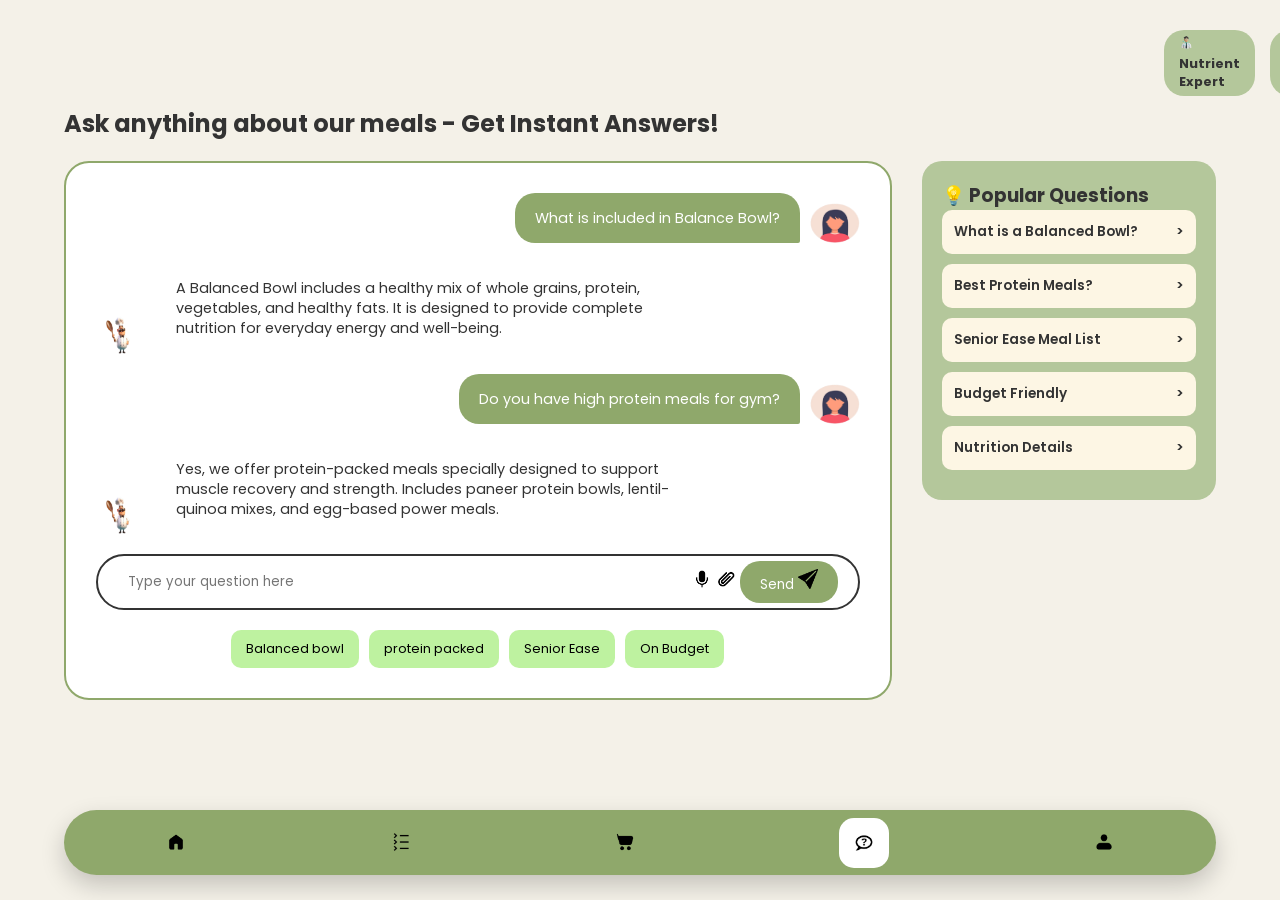
<file: help.html>
<!DOCTYPE html>
<html lang="en">
<head>
    <meta charset="UTF-8">
    <meta name="viewport" content="width=device-width, initial-scale=1.0">
    <title>Nutri Fit | Help & Support</title>
    <link rel="stylesheet" href="style.css">
    <link href="https://fonts.googleapis.com/css2?family=Poppins:wght@400;600&display=swap" rel="stylesheet">
</head>
<body class="scrollable-body">

    <main class="help-main">
        <div class="help-header">
            <div class="status-pill" style="margin-left: 1100px;">
                <span class="expert-tag"><img src="image 24.png" height="15px" width="auto"> Nutrient Expert</span>
                <span class="online-dot">● Online</span>
            </div>
            <h2 style="margin-top: 10px;">Ask anything about our meals - Get Instant Answers!</h2>
        </div>

        <div class="chat-layout">
            <div class="chat-window">
                <div class="chat-messages">
                    <div class="msg-row user">
                        <div class="bubble">What is included in Balance Bowl?</div>
                        <img src="image 29.png" class="chat-avatar">
                    </div>

                    <div class="msg-row bot">
                        <img src="image 35.png" class="chat-avatar">
                        <div class="bubble">
                            A Balanced Bowl includes a healthy mix of whole grains, protein, vegetables, and healthy fats. 
                            It is designed to provide complete nutrition for everyday energy and well-being.
                        </div>
                    </div>

                    <div class="msg-row user">
                        <div class="bubble">Do you have high protein meals for gym?</div>
                        <img src="image 29.png" class="chat-avatar">
                    </div>

                    <div class="msg-row bot">
                        <img src="image 35.png" class="chat-avatar">
                        <div class="bubble">
                            Yes, we offer protein-packed meals specially designed to support muscle recovery and strength. 
                            Includes paneer protein bowls, lentil-quinoa mixes, and egg-based power meals.
                        </div>
                    </div>
                </div>

                <div class="input-container">
                    <div class="input-bar">
                        <input type="text" placeholder="Type your question here">
                        <div class="input-actions">
                            <span><img src="weui_mike-filled.png" height="20px" width="auto"></span>
                            <span><img src="icon-park-outline_link.png" height="20px" width="auto"></span>
                            <button class="send-btn" onclick="sendMessage()"> Send <img src="bi_send-fill.png" height="20px" width="auto"></button>
                        </div>
                    </div>
                    
                    <div class="quick-filters">
                        <button>Balanced bowl</button>
                        <button>protein packed</button>
                        <button>Senior Ease</button>
                        <button>On Budget</button>
                    </div>
                </div>
            </div>

            <aside class="popular-questions">
                <h3>💡 Popular Questions</h3>
                <ul>
                    <li>What is a Balanced Bowl? <span>></span></li>
                    <li>Best Protein Meals? <span>></span></li>
                    <li>Senior Ease Meal List <span>></span></li>
                    <li>Budget Friendly <span>></span></li>
                    <li>Nutrition Details <span>></span></li>
                </ul>
            </aside>
        </div>
    </main>

    <nav class="floating-bottom-nav">
        <a href="home.html" class="nav-icon"><img src="material-symbols_home-rounded.png" style="height: 20px; width: auto;" ></a>
        <a href="menu.html" class="nav-icon"><img src="carbon_collapse-categories.png" style="height: 20px; width: auto;" ></a>
        <a href="cart.html" class="nav-icon"><img src="mynaui_cart-solid.png" style="height: 20px; width: auto;" ></a>
        <a href="#" class="nav-icon active-nav"><img src="mdi_chat-question-outline.png" style="height: 20px; width: auto;" ></a>
        <a href="#" class="nav-icon"><img src="iconamoon_profile-fill.png" style="height: 20px; width: auto;" ></a>
    </nav>
     <script src="script.js"></script>
</body>
</html>
</file>
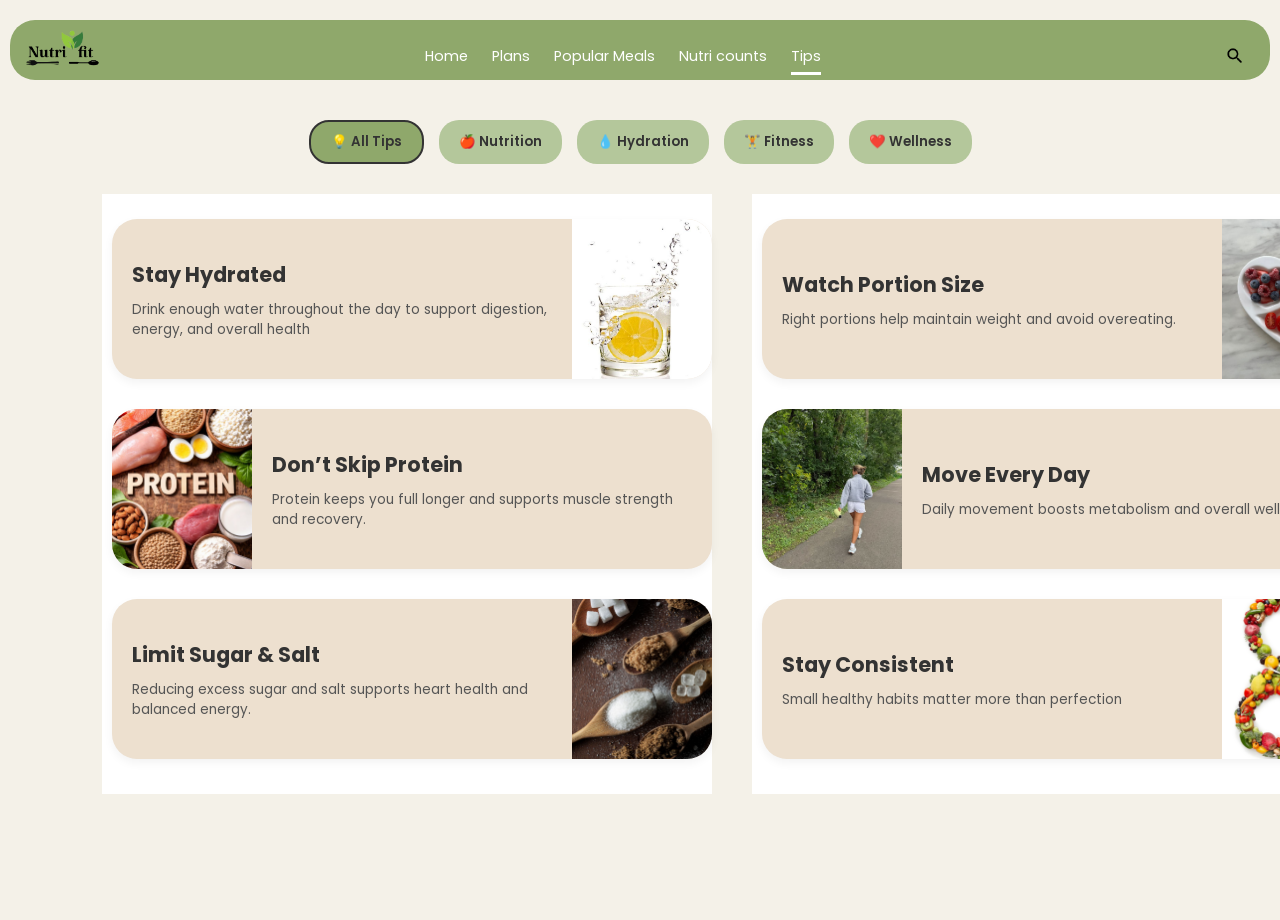
<file: tips.html>
<!DOCTYPE html>
<html lang="en">
<head>
    <meta charset="UTF-8">
    <meta name="viewport" content="width=device-width, initial-scale=1.0">
    <title>Nutri Fit | Tips</title>
    <link rel="stylesheet" href="style.css">
    <link href="https://fonts.googleapis.com/css2?family=Poppins:wght@400;600&display=swap" rel="stylesheet">
</head>
<body class="scrollable-body">

    <header class="dashboard-header">
        <div class="header-container">
            <div class="logo1"><img src="Group 1.png" alt="Nutri Fit" style="margin-left: 50px;"></div>
            <nav class="nav-links"  style="margin-left: -90px;">
               <a href="home.html">Home</a>
                <a href="plans.html">Plans</a>
                <a href="popular.html">Popular Meals</a>
                <a href="nutri-counts.html">Nutri counts</a>
                <a href="#" class="active">Tips</a>
            </nav>
            <div class="search-icon"><img src="ic_round-search.png" height="20px" width="auto" style="margin-top: -19px;"></div>
        </div>
    </header>

    <main class="tips-container">
        <section class="filter-row">
            <button class="filter-chip active-filter">💡 All Tips</button>
            <button class="filter-chip">🍎 Nutrition</button>
            <button class="filter-chip">💧 Hydration</button>
            <button class="filter-chip">🏋️ Fitness</button>
            <button class="filter-chip">❤️ Wellness</button>
        </section>

        <div class="tips-grid">
            <div style="background-color: #FFFFFF; height: 600px;" >
            <div class="tip-column" style="margin-top: 25px; width: 600px; margin-left: 10px;">
                <div class="tip-card">
                    <div class="tip-text">
                        <h3>Stay Hydrated</h3>
                        <p>Drink enough water throughout the day to support digestion, energy, and overall health</p>
                    </div>
                    <img src="image 63.png" alt="Water">
                </div>

                <div class="tip-card">
                    <img src="image 65.png" alt="Protein">
                    <div class="tip-text">
                        <h3>Don’t Skip Protein</h3>
                        <p>Protein keeps you full longer and supports muscle strength and recovery.</p>
                    </div>
                </div>
                
                <div class="tip-card">
                    <div class="tip-text">
                        <h3>Limit Sugar & Salt</h3>
                        <p>Reducing excess sugar and salt supports heart health and balanced energy.</p>
                    </div>
                    <img src="image 64.png" alt="Sugar and Salt">
                </div>
            </div>
            </div>

            <div style="background-color: #FFFFFF; height: 600px;">   
            <div class="tip-column" style="margin-top: 25px; width: 600px; margin-left: 10px;">
                <div class="tip-card">
                    <div class="tip-text">
                        <h3>Watch Portion Size</h3>
                        <p>Right portions help maintain weight and avoid overeating.</p>
                    </div>
                    <img src="image 66.png" alt="Portions">
                </div>

                <div class="tip-card">
                    <img src="image 69.png" alt="Movement">
                    <div class="tip-text">
                        <h3>Move Every Day</h3>
                        <p>Daily movement boosts metabolism and overall wellness</p>
                    </div>
                </div>

                <div class="tip-card">
                    <div class="tip-text">
                        <h3>Stay Consistent</h3>
                        <p>Small healthy habits matter more than perfection</p>
                    </div>
                    <img src="image 68.png" alt="Consistency">
                </div>
            </div>
        </div>
        </div> 
    </main>

</body>
</html>
</file>
<file: style.css>
* {
    margin: 0;
    padding: 0;
    box-sizing: border-box;
    font-family: 'Poppins', sans-serif;
}

body {
    background-color:#F6F0E1E8; /* Cream background */
    overflow: hidden; /* Prevents scrolling on the login screen */
}
/* Ensure the body takes up the full screen and centers content */
.login-page {
    margin: 0;
    padding: 0;
    background-color:#F6F0E1E8; /* The cream background from your image */
    display: flex;
    justify-content: center; /* Horizontal centering */
    align-items: center;     /* Vertical centering */
    height: 100vh;           /* Full viewport height */
    width: 100vw;
    font-family: 'Poppins', sans-serif;
}

/* Container for the green box and the image */
.login-container {
    display: flex;
    align-items: center; 
}

/* The Green Login Box */
.login-box {
    background-color: #8fa86b; /* The exact sage green */
    padding: 40px 30px;
    border-radius: 20px;
    width: 400px;
    height: 500px;
    text-align: center;
    color: white;
    box-shadow: 0 10px 25px rgba(0,0,0,0.1);
}

.login-box h1 {
    font-size: 2.5rem;
    margin-bottom: 30px;
    letter-spacing: 1px;
}

.login-box input {
    width: 100%;
    padding: 12px;
    margin-bottom: 15px;
    border: none;
    border-radius: 10px;
    background-color: #f4f1e8;
    color: #333;
}

.login-btn {
    width: 100%;
    padding: 12px;
    border: none;
    border-radius: 10px;
    background-color: #f4f1e8;
    color: #333;
    font-weight: bold;
    cursor: pointer;
    margin-top: 10px;
}

.continue-text {
    margin: 20px 0;
    font-size: 0.9rem;
}

.google-btn {
    width: 100%;
    padding: 10px;
    border: none;
    border-radius: 10px;
    background-color: white;
    color: #333;
    display: flex;
    justify-content: center;
    align-items: center;
    cursor: pointer;
}

/* DNA Image Styling */
.dna-graphic img {
    height: 500px; /* Adjust based on your image size */
    width: auto;
    display: block;
}
.hh{
    top: auto;
    margin: 0;
    padding: 0;
}
.hh {
    justify-content: space-around; /* Pushes logo left, nav-links right */
    align-items: center;            /* Vertically centers everything */
    padding: 40px 5%;               /* 5% side padding keeps it off the very edge */ /* Sage green accent line */
    position: sticky;               /* Keeps it at the top while scrolling */
    top: 0;
    z-index: 100;
}
.logo {
    position: absolute;
    top: -310px;
    left: -185px;
}
html {
    scroll-behavior: smooth;
}

.scrollable-body {
    background-color: #f4f1e8;
    overflow-y: auto; /* ENABLES SCROLLING */
    min-height: 100vh;
}

/* NAVBAR - Centered Logo & Sticky */
.navbar {
    position: sticky;
    top: 0;
    display: flex;
    justify-content: space-between;
    align-items: center;
    padding: 15px 5%;
    background: #f4f1e8;
    z-index: 1000;
    border-bottom: 10px solid #45692D78;
    height: 80px;
}

.nav-links a {
    text-decoration: none;
    color: #333;
    margin: 0 15px;
    font-size: 14px;
}

.login-nav-btn {
    background: #8fa86b;
    color: black !important;
    padding: 5px 15px;
    border-radius: 5px;

}

/* HERO SECTION - Centered Content */
.hero {
    display: flex;
    align-items: center;
    justify-content: center;
    gap: 40px;
    padding: 80px 5%;
}

.hero-card {
    background: white;
    padding: 40px;
    border-radius: 20px;
    box-shadow: 10px 10px 0px rgba(143, 168, 107, 0.1);
    max-width: 500px;
}

.green-divider {
    width: 60px;
    height: 4px;
    background: #8fa86b;
    margin: 15px 0;
}

/* GOAL SECTION - Overlapping Elements */
.goal-section {
    padding: 60px 10%;
}

.goal-card {
    background: white;
    padding: 40px;
    border-radius: 30px;
    position: relative;
    box-shadow: 0 10px 30px rgba(0,0,0,0.03);
}

.goal-header {
    display: flex;
    align-items: center;
    margin-bottom: 20px;
}

.goal-logo-circle {
    width: 60px;
    height: 60px;
    margin-right: 15px;
}

.tomato-float {
    position: absolute;
    bottom: -20px;
    right: 20px;
    width: 120px;
}

/* SERVICES - Icons centered with text below */
.services-container {
    display: flex;
    justify-content: center;
    gap: 30px;
    padding: 50px 0;
}

.service-box {
    background: #e6ead9;
    padding: 30px 20px;
    border-radius: 20px;
    text-align: center;
    width: 160px;
    display: flex;
    flex-direction: column; /* FORCES WORDS TO COME DOWN */
    align-items: center;
    box-shadow: 0 4px 15px rgba(0,0,0,0.05);
}

.service-box img {
    width: 50px;
    margin-bottom: 15px; /* Pushes text down */
}

/* FOOTER */
.footer-card {
    background: #e6ead9;
    margin: 40px 10%;
    padding: 30px;
    border-radius: 25px;
    text-align: center;
}

.info-strip {
    background: #8fa86b;
    color: white;
    padding: 15px;
    border-radius: 15px;
    display: flex;
    justify-content: space-around;
    margin: 20px 0;
    font-size: 13px;
}
.logo1{
    display: flex;
    align-items: center;
    margin-left: -60px;
}
.logo1 img{
    height: 60px;
    width: auto;
    object-fit: contain;
}
.nav-links{
    margin-left: auto;
    display:flex;
}
:root {
    --sage-green: #8fa86b;
    --cream-bg: #f4f1e8;
    --dark-text: #333;
}

body {
    margin: 0;
    padding: 0;
    background-color: var(--cream-bg);
    font-family: 'Poppins', sans-serif;
    color: var(--dark-text);
    padding-bottom: 100px; /* Space for floating nav */
}

/* Top Navigation */
.dashboard-header {
    background-color: var(--sage-green);
    border-radius:25px;
    padding: 10px 0;
    margin: 10px;
    margin-top: 20px;
    height: 60px;
}

.header-container {
    display: flex;
    justify-content: space-between;
    align-items: center;
    padding: 0 25px;
}

.nav-links a {
    text-decoration: none;
    color: white;
    margin: 0 12px;
    font-size: 0.9rem;
}

.nav-links a.active {
    border-bottom: 3px solid white;
    padding-bottom: 5px;
}

/* Hero Banner */
.hero-banner {
    background-color: var(--sage-green);
    margin: 25px;
    border-radius: 20px;
    display: flex;
    overflow: hidden;
    color: white;
    height: 250px;
    width:auto;
    justify-content: center;
}

.hero-image img {
    width: 250px;
    height: 100%;
    object-fit: cover;
}

.hero-content {
    padding: 25px;
    flex: 1;
}
.side-accent-box {
    width: 60px; /* Adjust width as per design */
    background-color: #8fa86b;
    border-radius: 15px;
    /* Adding the shadow effect */
    box-shadow: 0 10px 20px rgba(0, 0, 0, 0.1);
    margin: 30px;
    gap: 30px;
}

.hero-italics {
    font-family: 'Playfair Display', serif;
    font-style: italic;
    font-size: 1.8rem;
    margin: 0;
}

.order-now-btn {
    background-color:#AEEF89CC;
    border: none;
    padding: 10px 20px;
    border-radius: 12px;
    color: white;
    font-weight: bold;
    cursor: pointer;
    margin-top: 15px;
    margin-left: 600px;
}

/* Section Headings */
.section-heading {
    font-family: 'Playfair Display', serif;
    font-size: 2.8rem;
    margin: 20px 25px;
}

/* Plans Container */
.plans-container {
    background-color: var(--sage-green);
    margin: 0 25px;
    padding: 25px;
    border-radius: 25px;
    display: flex;
    justify-content: space-around;
    height: 275px;
    width: auto;
}

.plan-card {
    text-align: center;
    color: white;
    font-size: 0.85rem;
}
.plan-card img {
    width: auto;
    height: 200px;
    border-radius: 15px;
    margin-bottom: 10px;
}

/* Popular Meals Grid */
.meals-grid {
    display: flex;
    gap: 25px;
    padding: 0 25px;
}

.meal-item {
    flex: 1;
    height: 200px;
    border-radius: 25px;
    border: 6px solid var(--sage-green);
    position: relative;
    background-size: cover;
    background-position: center;
}

.meal-tag {
    position: absolute;
    top: 50%;
    left: 50%;
    transform: translate(-50%, -50%);
    background: rgba(255, 230, 100, 0.9);
    padding: 8px 18px;
    border-radius: 15px;
    font-weight: bold;
    color: white;
    font-size: 1.2rem;
    white-space: nowrap;
}

/* Floating Bottom Nav */
.floating-bottom-nav {
    position: fixed;
    bottom: 25px;
    left: 50%;
    transform: translateX(-50%);
    width: 90%;
    background-color: var(--sage-green);
    height: 65px;
    border-radius: 35px;
    display: flex;
    justify-content: space-around;
    align-items: center;
    box-shadow: 0 10px 25px rgba(0,0,0,0.2);
}

.nav-icon {
    text-decoration: none;
    font-size: 1.8rem;
}

.active-nav {
    background-color: white;
    width: 50px;
    height: 50px;
    border-radius: 15px;
    display: flex;
    align-items: center;
    justify-content: center;
}
/* Category Title */
.category-title {
    font-family: 'Playfair Display', serif;
    font-size: 1.8rem;
    margin: 40px 5%;
    color: #333;
}

/* Menu Grid */
.menu-grid {
    display: grid;
    grid-template-columns: repeat(3, 1fr); /* 3 items per row as per image */
    gap: 30px;
    padding: 0 5% 50px 5%;
    margin-top: -30px;
}

.menu-card {
    background-color: var(--sage-green);
    border-radius: 10px;
    padding: 15px;
    display: flex;
    flex-direction: column;
}

.image-wrapper {
    position: relative;
    width: 100%;
    height: 180px;
    background: white;
    border-radius: 8px;
    overflow: hidden;
}

.image-wrapper img {
    width: 100%;
    height: 100%;
    object-fit: cover;
}

/* ADD Button inside Image */
.add-btn {
    position: absolute;
    bottom: 10px;
    right: 10px;
    background: white;
    border: none;
    padding: 5px 15px;
    border-radius: 5px;
    font-weight: bold;
    color: #333;
    font-size: 0.8rem;
    box-shadow: 0 2px 5px rgba(0,0,0,0.2);
    cursor: pointer;
}

/* Green Veg Icon */
.veg-icon {
    position: absolute;
    bottom: 12px;
    right: 70px; /* Positioned next to ADD button */
    color: #2e7d32;
    background: white;
    border: 1px solid #2e7d32;
    border-radius: 3px;
    width: 15px;
    height: 15px;
    display: flex;
    align-items: center;
    justify-content: center;
    font-size: 10px;
}

/* Item Labels */
.item-info {
    margin-top: 10px;
    color: black;
}

.name-price {
    display: flex;
    justify-content: space-between;
    font-size: 0.9rem;
    font-weight: 500;
}

.item-name {
    text-transform: capitalize;
}

.item-price {
    font-weight: bold;
}

.stars {
    color: #fbc02d; /* Yellow gold for stars */
    font-size: 1.1rem;
    margin-top: 5px;
}
/* Detail Container */
.detail-container {
    padding: 30px 5%;
    background-color: #719440C2;
    height: 730px;
    width: 1450px;
    margin-left: 40px;
}

/* Top Card Layout */
.product-main-card {
    background-color: #FFFFFFB8;
    border-radius: 20px;
    display: flex;
    padding: 40px;
    margin-bottom: 25px;
    gap: 30px;
    align-items: center;
}

.product-description {
    flex: 1.5;
}

.item-title {
    font-family: 'Playfair Display', serif;
    font-size: 1.8rem;
    margin-bottom: 15px;
}

.description-text {
    font-size: 1.1rem;
    line-height: 1.6;
    font-weight: 600;
    margin-bottom: 25px;
}

.price-line {
    font-size: 1.2rem;
    font-weight: bold;
}

.product-image {
    flex: 1;
}

.product-image img {
    width: 100%;
    border-radius: 15px;
    box-shadow: 0 10px 20px rgba(0,0,0,0.1);
}

/* Bottom Action Card */
.action-bar-card {
    background-color: #FFFFFFB8;
    border-radius: 20px;
    padding: 30px 40px;
    display: flex;
    justify-content: space-between;
    align-items: center;
}

/* Rating Badge */
.rating-box {
    display: flex;
    align-items: center;
    gap: 15px;
    background-color: #71944085;
    padding: 10px 1%;
    height: 120px;
    width: 270px;
}

.rating-badge {
    background-color: #c4d4ae; /* Slightly lighter shade for the badge */
    padding: 10px 20px;
    border-radius: 12px;
    font-size: 1.5rem;
    font-weight: bold;
    display: flex;
    align-items: center;
    gap: 5px;
}

.star {
    color: #fbc02d;
}

.review-count {
    font-size: 0.9rem;
    font-weight: 600;
}

/* Buttons */
.button-group {
    display: flex;
    gap: 30px;
    align-items: center;
    justify-content: center;
    margin-top: 20px;
}

.btn-primary, .btn-secondary {
    padding: 15px 40px;
    border-radius: 12px;
    border: none;
    font-weight: bold;
    font-size: 1rem;
    cursor: pointer;
    color: white;
    transition: background 0.3s;
    background-color: #45692DBF;

}

.btn-primary {
    background-color:#45692DBF ;
}

.btn-secondary {
    background-color: #45692DBF;
    opacity: 0.9;
}

.btn-primary:hover, .btn-secondary:hover {
    filter: brightness(1.1);
}
.category-title{
    background-color:#45692D;
    color: white;
    padding: 10px 40px;
    display: inline-block;
    font-family: 'Poppins', sans-serif;
    font-weight: 600;
    font-size: 1.2rem;
    /* THE SLANT EFFECT */
    transform: skew(-20deg); /* Skews the box to create slanted edges */
    
    /* Fixing the text so it doesn't look slanted too */
    margin-left: 20px; 
}
/* Nutri Container */
.nutri-container {
    padding: 40px 5%;
}

/* Hero Section */
.nutri-hero {
    display: flex;
    gap: 40px;
    align-items: flex-start;
    margin-bottom: 50px;
}

.meal-preview-card {
    background: white;
    padding: 10px;
    border-radius: 15px;
    box-shadow: 0 10px 20px rgba(0,0,0,0.05);
}

.meal-preview-card img {
    width: 350px;
    border-radius: 10px;
    display: block;
}

/* Macros and Slanted Label */
.macros-section {
    flex: 1;
}

.slanted-label {
    background-color: var(--sage-green);
    color: white;
    padding: 10px 40px;
    display: inline-block;
    transform: skew(-20deg);
    margin-bottom: 30px;
}

.slanted-label span {
    display: block;
    transform: skew(20deg);
    font-weight: bold;
    font-size: 1.4rem;
}

.macro-grid {
    display: grid;
    grid-template-columns: repeat(4, 1fr);
    gap: 15px;
}

.macro-box {
    background-color: var(--sage-green);
    color: white;
    padding: 15px;
    border-radius: 10px;
    text-align: center;
}

.macro-name {
    display: block;
    font-size: 1.2rem;
    font-weight: bold;
}

.macro-val {
    font-size: 0.8rem;
    opacity: 0.9;
}

.green-divider-line {
    height: 8px;
    background-color: var(--sage-green);
    border-radius: 4px;
    margin-top: 20px;
    width: 100%;
}

/* Benefits Section */
.benefits-row {
    display: flex;
    gap: 25px;
}

.benefit-card {
    flex: 1;
    background: white;
    padding: 25px;
    border-radius: 20px;
    box-shadow: 0 5px 15px rgba(0,0,0,0.03);
}

.benefit-card h3 {
    margin-top: 0;
    font-size: 1.1rem;
    color: #333;
    border-bottom: 2px solid var(--sage-green);
    display: inline-block;
    padding-bottom: 5px;
}

.benefit-card ul {
    list-style: none;
    padding: 0;
    margin-top: 15px;
}

.benefit-card li {
    margin-bottom: 10px;
    font-size: 0.95rem;
    line-height: 1.4;
}
:root {
    --sage-green: #8fa86b;
    --cream-bg: #f4f1e8;
    --card-bg: #ede0cf; /* Slightly darker cream for cards */
}

body {
    background-color: var(--cream-bg);
    font-family: 'Poppins', sans-serif;
    margin: 0;
}

/* Filter Chips */
.filter-row {
    display: flex;
    justify-content: center;
    gap: 15px;
    padding: 30px 0;
}

.filter-chip {
    background-color: #b4c79b;
    border: none;
    padding: 10px 20px;
    border-radius: 20px;
    font-weight: 600;
    cursor: pointer;
    color: #333;
    display: flex;
    align-items: center;
    gap: 8px;
}

.active-filter {
    background-color: var(--sage-green);
    border: 2px solid #333;
}

/* Tips Grid */
.tips-grid {
    display: grid;
    grid-template-columns: 1fr 1fr;
    gap: 40px;
    padding: 0 8%;
}

.tip-column {
    display: flex;
    flex-direction: column;
    gap: 30px;
}

/* Individual Tip Card */
.tip-card {
    background-color: var(--card-bg);
    border-radius: 25px;
    display: flex;
    align-items: center;
    padding: 0; /* Images are flush in your design */
    overflow: hidden;
    height: 160px;
    box-shadow: 0 4px 10px rgba(0,0,0,0.05);
}

.tip-text {
    padding: 20px;
    flex: 1;
}

.tip-text h3 {
    margin: 0 0 10px 0;
    font-size: 1.3rem;
    color: #333;
}

.tip-text p {
    margin: 0;
    font-size: 0.85rem;
    line-height: 1.4;
    color: #555;
}

.tip-card img {
    width: 140px;
    height: 100%;
    object-fit: cover;
}
.help-main { padding: 30px 5%; }

/* Status Bar */
.help-header { margin-bottom: 20px; }
.status-pill {
    display: flex;
    gap: 15px;
    margin-bottom: 10px;
}
.expert-tag, .online-dot {
    background: #b4c79b;
    padding: 5px 15px;
    border-radius: 20px;
    font-size: 0.8rem;
    font-weight: bold;
}

/* Chat Layout */
.chat-layout {
    display: flex;
    gap: 30px;
    align-items: flex-start;
}

.chat-window {
    flex: 3;
    background: white;
    border-radius: 25px;
    padding: 30px;
    border: 2px solid var(--sage-green);
    min-height: 500px;
    display: flex;
    flex-direction: column;
}

.chat-messages { flex: 1; }

/* Message Bubbles */
.msg-row {
    display: flex;
    align-items: flex-end;
    gap: 10px;
    margin-bottom: 20px;
}
.msg-row.user { justify-content: flex-end; }

.bubble {
    padding: 15px 20px;
    border-radius: 20px;
    max-width: 70%;
    font-size: 0.9rem;
    line-height: 1.4;
}
.bot .bubble { background-color: var(--bubble-bg); border-bottom-left-radius: 2px; }
.user .bubble { background-color: var(--sage-green); color: white; border-bottom-right-radius: 2px; }

.chat-avatar { width: 50px; height: 40px; border-radius: 50%; }

/* Input Bar */
.input-bar {
    background: white;
    border: 2px solid #333;
    border-radius: 30px;
    display: flex;
    padding: 5px 20px;
    align-items: center;
}
.input-bar input {
    flex: 1;
    border: none;
    padding: 10px;
    outline: none;
}
.send-btn {
    background: var(--sage-green);
    color: white;
    border: none;
    padding: 8px 20px;
    border-radius: 20px;
    cursor: pointer;
}

/* Side Panel */
.popular-questions {
    flex: 1;
    background: #b4c79b;
    border-radius: 20px;
    padding: 20px;
}
.popular-questions ul { list-style: none; padding: 0; }
.popular-questions li {
    background: #fdf6e4;
    padding: 12px;
    margin-bottom: 10px;
    border-radius: 10px;
    display: flex;
    justify-content: space-between;
    font-size: 0.85rem;
    font-weight: 600;
}

/* Quick Action Buttons */
.quick-filters {
    display: flex;
    gap: 10px;
    margin-top: 20px;
    justify-content: center;
}
.quick-filters button {
    background: #AEEF89CC;
    border: none;
    padding: 10px 15px;
    border-radius: 10px;
    font-size: 0.8rem;
    cursor: pointer;
   
}
.cart-container {
    padding: 40px 10%;
}

.cart-title {
    font-family: 'Playfair Display', serif;
    font-size: 2.5rem;
    margin-bottom: 10px;
}

.green-underline {
    height: 6px;
    background-color: var(--sage-green);
    width: 100%;
    border-radius: 3px;
    margin-bottom: 40px;
}

/* Item Cards */
.cart-item-card {
    background: white;
    border: 1px solid #ccc;
    border-radius: 10px;
    display: flex;
    align-items: center;
    padding: 15px;
    margin-bottom: 25px;
    gap: 20px;
}

.item-thumb {
    width: 120px;
    height: 90px;
    object-fit: cover;
    border-radius: 5px;
}

.item-details {
    flex: 1;
    display: flex;
    justify-content: space-between;
    font-weight: 600;
    font-size: 1.1rem;
    padding-right: 20px;
}

.delete-btn {
    background-color:#8fa86b ;
    border: none;
    padding: 15px;
    border-radius: 8px;
    font-size: 1.5rem;
    cursor: pointer;
}

/* Summary Section */
.cart-summary {
    display: flex;
    flex-direction: column;
    align-items: flex-end; /* Pushes everything to the right */
    margin-top: 30px;
}

.total-box {
    display: flex;
    align-items: center;
    background: white;
    border: 1px solid #ccc;
    border-radius: 10px;
    padding: 10px 20px;
    gap: 100px;
    margin-bottom: 15px;
}

.total-label { font-weight: 600; }
.total-amount {
    background-color: var(--light-green);
    padding: 5px 20px;
    border-radius: 5px;
    font-weight: bold;
}

.place-order-final {
    background-color: #c4d4ae; /* Matching the light button in your design */
    border: 1px solid #888;
    padding: 12px 40px;
    border-radius: 8px;
    font-weight: bold;
    font-size: 1.1rem;
    cursor: pointer;
}
.header-bar {
    background-color:#00000040;
    padding: 15px;
    border-radius: 10px;
    font-weight: 600;
    display: flex;
    align-items: center;
    gap: 15px;
    margin: 10px;
}

.promo-banner {
    background-color: #e1e9d5;
    text-align: center;
    padding: 12px;
    margin: 15px 0;
    border-radius: 12px;
    font-weight: bold;
    color: #4f6d3d;
}

.delivery-card {
    background-color: #f9f9f9;
    border: 1px solid #ddd;
    border-radius: 15px;
    padding: 20px;
    display: flex;
    justify-content: space-between;
    align-items: center;
    margin-top: 20px;
}

.continue-btn, .place-order-btn {
    background-color: #b4c79b;
    border: 1px solid #888;
    padding: 10px 40px;
    border-radius: 20px;
    float: right;
    cursor: pointer;
    font-weight: bold;
}
/* Container for the whole track */
.progress-track-container {
    display: flex;
    align-items: flex-start; /* Aligns circles to the top */
    justify-content: center;
    margin: 30px 0;
    position: relative;
    width: 100%;
}

/* Individual step group (Circle + Label) */
.progress-step {
    display: flex;
    flex-direction: column;
    align-items: center;
    z-index: 2; /* Keeps circles above the line */
    width: 80px;
}

/* The Number Circle */
.step-circle {
    width: 32px;
    height: 32px; /* Default inactive cream */
    border: 2px solid #333;
    border-radius: 50%;
    display: flex;
    align-items: center;
    justify-content: center;
    font-weight: bold;
    font-size: 14px;
    margin-bottom: 8px;
    color: #333;
    transition: all 0.3s ease;
}

/* Label below the circle */
.step-text {
    font-size: 12px;
    color:black;
    font-weight: 500;
}

/* The Connecting Line */
.step-connector {
    height: 2px;
    background-color: #ccc;
    width: 80px; /* Length of the line between steps */
    margin-top: 16px; /* Aligns line to the vertical center of circles */
    margin-left: -20px; /* Pulls line slightly behind first circle */
    margin-right: -20px; /* Pulls line slightly behind second circle */
    z-index: 1;
}

/* ACTIVE STATE: When the step is current */
.progress-step.active .step-circle {
    background-color: #333;
    color: #fff;
}

.progress-step.active .step-text {
    color: #333;
    font-weight: bold;
}

/* COMPLETED STATE: For the checkmark logic in JS */
.progress-step.completed .step-circle {
    background-color: #333;
    color: #fff;
}

/* Active Line State */
.step-connector.active {
    background-color: #333;
}
/* Success Page Background */
.success-page {
    margin: 0;
    padding: 0;
    height: 100vh;
    background: url('food-background.jpg') no-repeat center center/cover;
    font-family: 'Poppins', sans-serif;
}

.success-overlay {
    height: 100vh;
    display: flex;
    flex-direction: column;
    justify-content: center;
    align-items: center;
    position: relative;
}

/* The White Card */
.confirmation-card {
    background: white;
    padding: 30px 60px;
    border-radius: 20px;
    text-align: center;
    box-shadow: 0 10px 40px rgba(0,0,0,0.2);
    z-index: 2;
}

.check-icon {
    width: 100px;
    margin-bottom: 10px;
}

.confirm-text {
    font-family: 'Playfair Display', serif;
    font-size: 1.8rem;
    color: #333;
    margin: 0;
}

/* Success Footer */
.success-footer {
    background: rgba(86, 81, 75, 0.95); /* Dark brownish-grey with transparency */
    width: 100%;
    position: absolute;
    bottom: 0;
    padding: 50px 0;
    text-align: center;
    color: white;
}

.brand-name {
    font-family: 'Playfair Display', serif;
    font-size: 3rem;
    margin: 0;
}

.tagline {
    font-size: 1.2rem;
    letter-spacing: 1px;
    margin-bottom: 20px;
}

.home-btn {
    background: transparent;
    color: white;
    border: 1px solid white;
    padding: 10px 25px;
    border-radius: 5px;
    cursor: pointer;
}
/* The Main Container Box */
.review-items-box {
    margin: 20px 0;
    padding: 10px;
}

/* The White Card */
.review-item-card {
    background-color: white;
    border-radius: 20px;
    display: flex;
    align-items: center;
    padding: 20px;
    gap: 25px;
    position: relative; /* Allows the button to be positioned relative to the card */
    box-shadow: 0 4px 15px rgba(0,0,0,0.05);
}

/* Image Styling */
.item-img-container img {
    width: 200px; /* Adjust based on your image size */
    height: 140px;
    object-fit: cover;
    border-radius: 10px;
}

/* Text Details Styling */
.item-info-details {
    flex: 1;
}

.item-title {
    margin: 0 0 10px 0;
    font-size: 1.4rem;
    font-weight: 600;
    color: #333;
}

.item-pricing {
    font-size: 1.2rem;
    font-weight: bold;
    margin-bottom: 5px;
}

.old-price {
    text-decoration: line-through;
    color: #999;
    font-size: 0.9rem;
    margin-left: 10px;
}

.vendor-tag {
    color: #555;
    margin-bottom: 8px;
    font-size: 1rem;
}

.star-rating {
    font-size: 1.2rem;
}

/* The Floating Continue Button */
.continue-btn {
    background-color: #b4c79b;
    border: none;
    padding: 12px 30px;
    border-radius: 20px;
    font-weight: bold;
    cursor: pointer;
    position: absolute;
    right: -15px; /* Matches the "pushed out" look in your design */
    bottom: 20px;
    box-shadow: 0 4px 10px rgba(0,0,0,0.1);
}
/* Reset margins */
body, html {
    margin: 0;
    padding: 0;
    height: 100%;
    font-family: 'Times New Roman', serif; /* Matching the serif font in your image */
}

/* Background image for the top 60% of the page */
.success-hero {
    height: 75vh;
    background-image: url('Group\ 9.png'); /* Replace with your image file name */
    background-size:cover;
    background-position: center;
    display: flex;
    justify-content: center;
    align-items: center;
}

/* The white box in the center */
.confirmation-box {
    background-color: white;
    padding: 40px 60px;
    border-radius: 15px;
    text-align: center;
    box-shadow: 0 4px 20px rgba(0,0,0,0.2);
}

.check-icon {
    font-size: 50px;
    color: #4CAF50; /* Green color */
    margin-bottom: 10px;
}

.success-message {
    font-size: 1.5rem;
    color: #333;
    margin: 0;
}

/* The dark footer section */
.success-footer {
    height: 25vh;
    background-color: #5b5550; /* The dark brownish-grey from your image */
    display: flex;
    flex-direction: column;
    justify-content: center;
    align-items: center;
    color: white;
}

.brand-title {
    font-size: 3rem;
    margin: 0;
    font-weight: normal;
}

.brand-tagline {
    font-size: 1.2rem;
    margin-top: 10px;
    opacity: 0.9;
}
</file>
